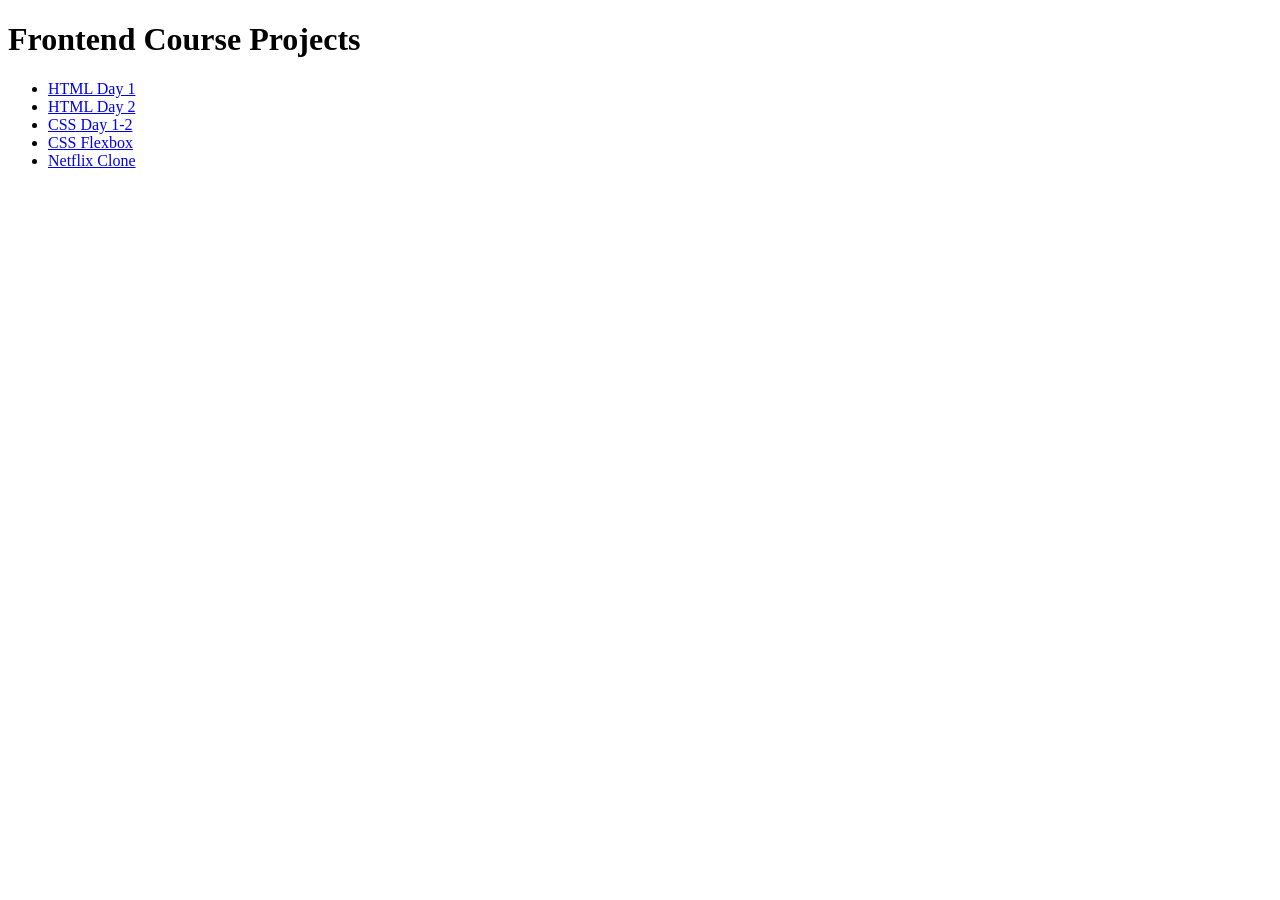
<file: index.html>
<!DOCTYPE html>
<html lang="en">
<head>
    <meta charset="UTF-8">
    <meta name="viewport" content="width=device-width, initial-scale=1.0">
    <title>FE Course</title>
</head>
<body>
     <h1>Frontend Course Projects</h1>
    <ul>
        <li><a href="./html%20day%201/">HTML Day 1</a></li>
        <li><a href="./html%20day%202/">HTML Day 2</a></li>
        <li><a href="./css%20day%201-2/">CSS Day 1-2</a></li>
        <li><a href="./css%20-week-2/">CSS Flexbox</a></li>
        <li><a href="./css-netflix/"> Netflix Clone</a></li>
    </ul>
    
</body>
</html>
</file>
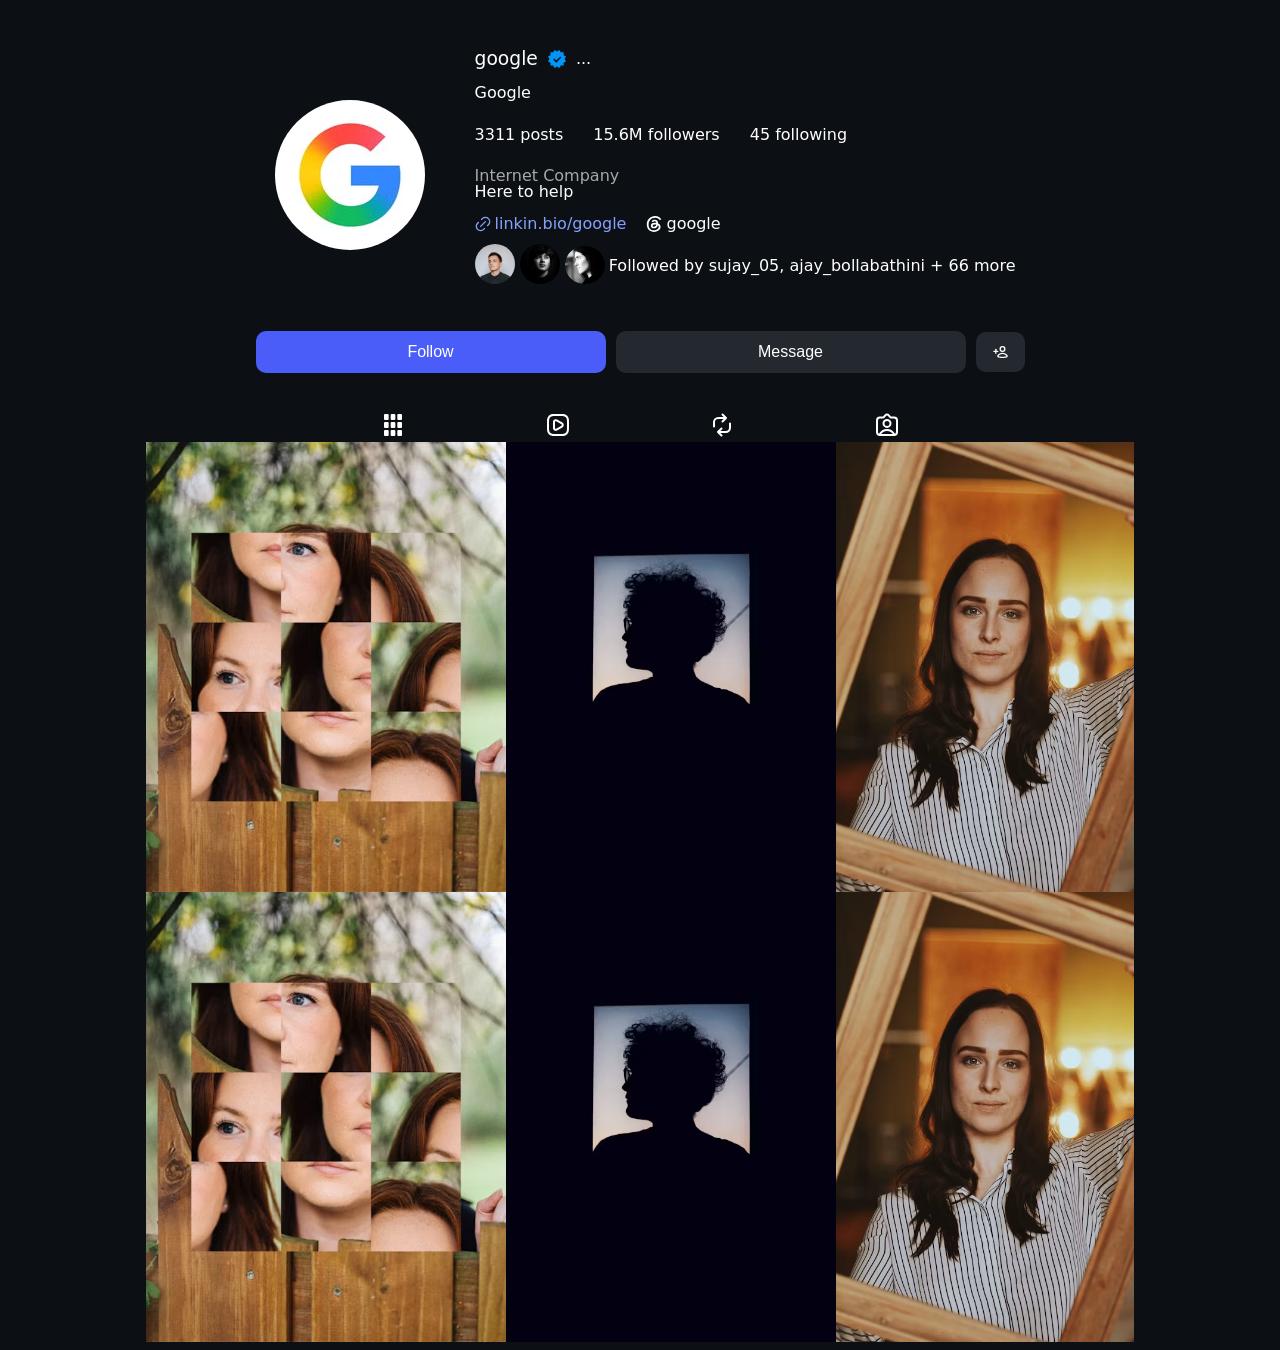
<file: css -week-2/index.html>
<!DOCTYPE html>
<html lang="en">
<head>
    <meta charset="UTF-8">
    <meta name="viewport" content="width=device-width, initial-scale=1.0">
    <title>Instagram</title>
    <link rel="stylesheet" href="./style.css">
</head>
<body>
    <div class="impHeader">
        <div class="mainheader" >
       <div class="iconimg">
         <img src="./googleimg.jpg" alt="google" class="googleImg">
       </div>

<div>
     <div class="mainHeading">
            <h3 class="heading">google</h3>
            <svg xmlns="http://www.w3.org/2000/svg" width="18" height="18" fill="#0095F6" aria-label="Verified" class="x1lliihq x1n2onr6" viewBox="0 0 40 40"><path fill-rule="evenodd" d="M19.998 3.094 14.638 0l-2.972 5.15H5.432v6.354L0 14.64 3.094 20 0 25.359l5.432 3.137v5.905h5.975L14.638 40l5.36-3.094L25.358 40l3.232-5.6h6.162v-6.01L40 25.359 36.905 20 40 14.641l-5.248-3.03v-6.46h-6.419L25.358 0zm7.415 11.225 2.254 2.287-11.43 11.5-6.835-6.93 2.244-2.258 4.587 4.581z"/></svg>
            <p class="heading">...</p>
        </div>
        <div class="heightfont">
            <p class="heading">Google</p>
        </div>
        <div class="secongHeading">
            <p>3311 posts</p>
            <p>15.6M followers</p>
            <p>45 following</p>
        </div>


      <div style="line-height: 0mm;">
          <p style="line-height: 0mm; color: rgb(168, 168, 168);">Internet Company</p>
        <p>Here to help</p>

       <div class="extention">
       <div class="first-extention">
          <svg style="color: rgb(133, 161, 255);" xmlns="http://www.w3.org/2000/svg" width="16" height="16" fill="currentColor" aria-label="Link icon" class="x1lliihq x1n2onr6 xl0gqc1" viewBox="0 0 24 24"><path fill="none" stroke="currentColor" stroke-linecap="round" stroke-linejoin="round" stroke-width="2" d="m9.726 5.123 1.228-1.228a6.47 6.47 0 0 1 9.15 9.152l-1.227 1.227m-4.603 4.603-1.228 1.228a6.47 6.47 0 0 1-9.15-9.152l1.227-1.227M8.471 15.529l7.058-7.058"/></svg>
        <a href="linkin.bio/google" style="color: rgb(133, 161, 255); text-decoration: none;">linkin.bio/google</a>
       </div>
        
        <div class="atextention">
            <svg xmlns="http://www.w3.org/2000/svg" width="16" height="16" fill="currentColor" aria-label="Threads" class="x1lliihq x1n2onr6 x5n08af" viewBox="0 0 976.98 1082"><path d="M770.347 500.347c-1.355-156.85-86.386-251.367-230.025-251.367-95.872 0-176.499 43.362-218.846 112.472l92.823 64.705c24.053-37.942 57.252-69.448 118.231-69.448 68.77 0 104.341 38.281 114.504 109.423-33.2-5.081-66.399-7.791-100.615-7.791-185.646 0-273.049 84.015-273.049 195.131 0 113.149 87.403 179.548 216.136 179.548 141.267 0 225.621-95.194 260.176-213.086 35.91 16.261 60.64 54.203 60.64 111.116 0 152.447-175.822 235.446-324.881 235.446-219.862 0-363.501-144.316-363.501-379.084 0-287.616 190.05-471.907 445.483-471.907 171.418 0 256.11 75.207 313.701 176.16l94.856-66.399C913.308 94.501 773.396 1 563.358 1 228.653 1 .999 238.478.999 583.008.999 898.065 223.91 1081 489.506 1081c219.523 0 441.418-128.055 441.418-347.24 0-114.504-65.721-190.389-160.577-233.413M485.441 718.854c-48.444 0-91.129-23.036-91.129-65.383 0-66.738 81.983-87.064 162.271-87.064 30.489 0 60.301 2.032 86.725 7.792-18.971 86.725-75.207 144.655-157.867 144.655" class="xcslo1z"/></svg>
            <p>google</p>
        </div>
       </div>
      </div>
    
       <div class="followers">
        <div>
         <img src="./man1.jpg" alt="man" class="imgProfilepics">
         <img src="./man2.avif" alt="man" class="imgProfilepics">
         <img src="./woman1.avif" alt="man" class="imgProfilepics">
        </div>
         <div>
            <p>Followed by sujay_05, ajay_bollabathini + 66 more</p>
         </div>
       </div>
</div>  
    </div>

    <div class="buttons">
    <button class="btn1">Follow</button>
    <button class="btn2">Message</button>
    <svg class="iconbtn" xmlns="http://www.w3.org/2000/svg" width="16" height="16" fill="currentColor" aria-label="Similar accounts" class="x1lliihq x1n2onr6 x5n08af" viewBox="0 0 24 24"><path d="M4 14V8a1 1 0 0 1 2 0v6a1 1 0 1 1-2 0"/><path d="M8 10a1 1 0 1 1 0 2H2a1 1 0 1 1 0-2zm9.5-2.5a2.5 2.5 0 1 0-5 0 2.5 2.5 0 0 0 5 0m2 0a4.5 4.5 0 1 1-9 0 4.5 4.5 0 0 1 9 0m-4.501 5.667c3.147 0 5.945 1.495 7.61 3.801.889 1.231.185 2.837-1.18 3.215-1.34.372-3.549.817-6.429.817-2.878 0-5.091-.447-6.44-.822-1.37-.38-2.048-1.995-1.17-3.212 1.666-2.305 4.463-3.8 7.609-3.8Zm0 2c-2.51 0-4.702 1.191-5.987 2.971q-.014.023-.012.024-.001.005.004.02a.1.1 0 0 0 .024.035c.012.01.032.025.068.035C10.297 18.585 12.33 19 15 19c2.674 0 4.7-.413 5.895-.744a.2.2 0 0 0 .076-.038.1.1 0 0 0 .025-.038l.004-.017s0-.008-.012-.024c-1.285-1.78-3.478-2.972-5.989-2.972"/></svg>
</div>

<div class="section-combine">
    <div class="iconsInsta">
    <svg xmlns="http://www.w3.org/2000/svg" width="24" height="24" fill="currentColor" aria-label="Posts" class="x1lliihq x1n2onr6 xyb1xck"><rect width="4.667" height="6" x="3" y="1" rx="1" ry="1"/><rect width="4.667" height="6" x="16.333" y="1" rx="1" ry="1"/><rect width="4.667" height="6" x="9.667" y="1" rx="1" ry="1"/><rect width="4.667" height="6" x="3" y="9" rx="1" ry="1"/><rect width="4.667" height="6" x="16.333" y="9" rx="1" ry="1"/><rect width="4.667" height="6" x="9.667" y="9" rx="1" ry="1"/><rect width="4.667" height="6" x="3" y="17" rx="1" ry="1"/><rect width="4.667" height="6" x="16.333" y="17" rx="1" ry="1"/><rect width="4.667" height="6" x="9.667" y="17" rx="1" ry="1"/></svg>
    <svg xmlns="http://www.w3.org/2000/svg" width="24" height="24" fill="currentColor" aria-label="Reels" class="x1lliihq x1n2onr6 x1cp0k07"><path d="M22.935 7.468c-.063-1.36-.307-2.142-.512-2.67a5.34 5.34 0 0 0-1.27-1.95 5.35 5.35 0 0 0-1.95-1.27c-.53-.206-1.311-.45-2.672-.513C15.333 1.012 14.976 1 12 1s-3.333.012-4.532.065c-1.36.063-2.142.307-2.67.512-.77.298-1.371.69-1.95 1.27a5.4 5.4 0 0 0-1.27 1.95c-.206.53-.45 1.311-.513 2.672C1.012 8.667 1 9.024 1 12s.012 3.333.065 4.532c.063 1.36.307 2.142.512 2.67.297.77.69 1.372 1.27 1.95.58.581 1.181.974 1.95 1.27.53.206 1.311.45 2.672.513C8.667 22.988 9.024 23 12 23s3.333-.012 4.532-.065c1.36-.063 2.142-.307 2.67-.512a5.3 5.3 0 0 0 1.95-1.27 5.36 5.36 0 0 0 1.27-1.95c.206-.53.45-1.311.513-2.672.053-1.198.065-1.555.065-4.531s-.012-3.333-.065-4.532m-1.998 8.972c-.05 1.07-.228 1.652-.38 2.04-.197.51-.434.874-.82 1.258a3.4 3.4 0 0 1-1.258.82c-.387.151-.97.33-2.038.379-1.162.052-1.51.063-4.441.063s-3.28-.01-4.44-.063c-1.07-.05-1.652-.228-2.04-.38a3.35 3.35 0 0 1-1.258-.82 3.4 3.4 0 0 1-.82-1.258c-.151-.387-.33-.97-.379-2.038C3.011 15.28 3 14.931 3 12s.01-3.28.063-4.44c.05-1.07.228-1.652.38-2.04.197-.51.434-.875.82-1.26a3.4 3.4 0 0 1 1.258-.819c.387-.15.97-.329 2.038-.378C8.72 3.011 9.069 3 12 3s3.28.01 4.44.063c1.07.05 1.652.228 2.04.38.51.197.874.433 1.258.82.385.382.622.747.82 1.258.151.387.33.97.379 2.038C20.989 8.72 21 9.069 21 12s-.01 3.28-.063 4.44m-4.584-6.828-5.25-3a2.73 2.73 0 0 0-2.745.01A2.72 2.72 0 0 0 6.988 9v6c0 .992.512 1.88 1.37 2.379.432.25.906.376 1.38.376.468 0 .937-.123 1.365-.367l5.25-3c.868-.496 1.385-1.389 1.385-2.388s-.517-1.892-1.385-2.388m-.993 3.04-5.25 3a.74.74 0 0 1-.748-.003.74.74 0 0 1-.374-.649V9a.74.74 0 0 1 .374-.65.74.74 0 0 1 .748-.002l5.25 3c.341.196.378.521.378.652s-.037.456-.378.651Z"/></svg>
    <svg xmlns="http://www.w3.org/2000/svg" width="24" height="24" fill="currentColor" class="x14rh7hd" style="--x-color:rgb(var(--ig-secondary-icon))"><path d="M19.998 9.497a1 1 0 0 0-1 1v4.228a3.274 3.274 0 0 1-3.27 3.27h-5.313l1.791-1.787a1 1 0 0 0-1.412-1.416L7.29 18.287a1 1 0 0 0-.294.707v.001c0 .023.012.042.013.065a.92.92 0 0 0 .281.643l3.502 3.504a1 1 0 0 0 1.414-1.414l-1.797-1.798h5.318a5.276 5.276 0 0 0 5.27-5.27v-4.228a1 1 0 0 0-1-1zm-6.41-3.496-1.795 1.795a1 1 0 1 0 1.414 1.414l3.5-3.5a1.003 1.003 0 0 0 0-1.417l-3.5-3.5a1 1 0 0 0-1.414 1.414l1.794 1.794H8.27A5.277 5.277 0 0 0 3 9.271V13.5a1 1 0 0 0 2 0V9.271a3.275 3.275 0 0 1 3.271-3.27z"/></svg>
    <svg xmlns="http://www.w3.org/2000/svg" width="24" height="24" fill="currentColor" aria-label="Tagged" class="x1lliihq x1n2onr6 x1cp0k07"><path d="M21 7.48a2 2 0 0 0-2-2h-3.046a2 2 0 0 1-1.506-.683l-1.695-1.939a1 1 0 0 0-1.506 0L9.552 4.797c-.38.434-.93.682-1.506.682H5a2 2 0 0 0-2 2V19l.01.206A2 2 0 0 0 5 21h14a2 2 0 0 0 2-2zM23 19a4 4 0 0 1-4 4H5a4 4 0 0 1-3.995-3.794L1 19V7.48a4 4 0 0 1 4-4h3.046l1.696-1.94a3 3 0 0 1 4.516 0l1.696 1.94H19a4 4 0 0 1 4 4z"/><path d="M14.5 10.419a2.5 2.5 0 1 0-5 0 2.5 2.5 0 0 0 5 0m2 0a4.5 4.5 0 1 1-9 0 4.5 4.5 0 0 1 9 0M12 16.003c3.511 0 6.555 1.99 8.13 4.906a1 1 0 0 1-1.76.95c-1.248-2.31-3.64-3.857-6.37-3.857S6.878 19.55 5.63 21.86a1 1 0 0 1-1.76-.951c1.575-2.915 4.618-4.906 8.13-4.906"/></svg>
</div>

<div class="insta-container">
    <img src="./insta1.avif" alt="logo">
    <img src="./insta2.avif" alt="logo">
    <img src="./insta3.avif" alt="logo">
</div>

<div class="insta-container2">
    <img src="./insta1.avif" alt="logo">
    <img src="./insta2.avif" alt="logo">
    <img src="./insta3.avif" alt="logo">
</div>
</div>



    </div>



</body>
</html>
</file>
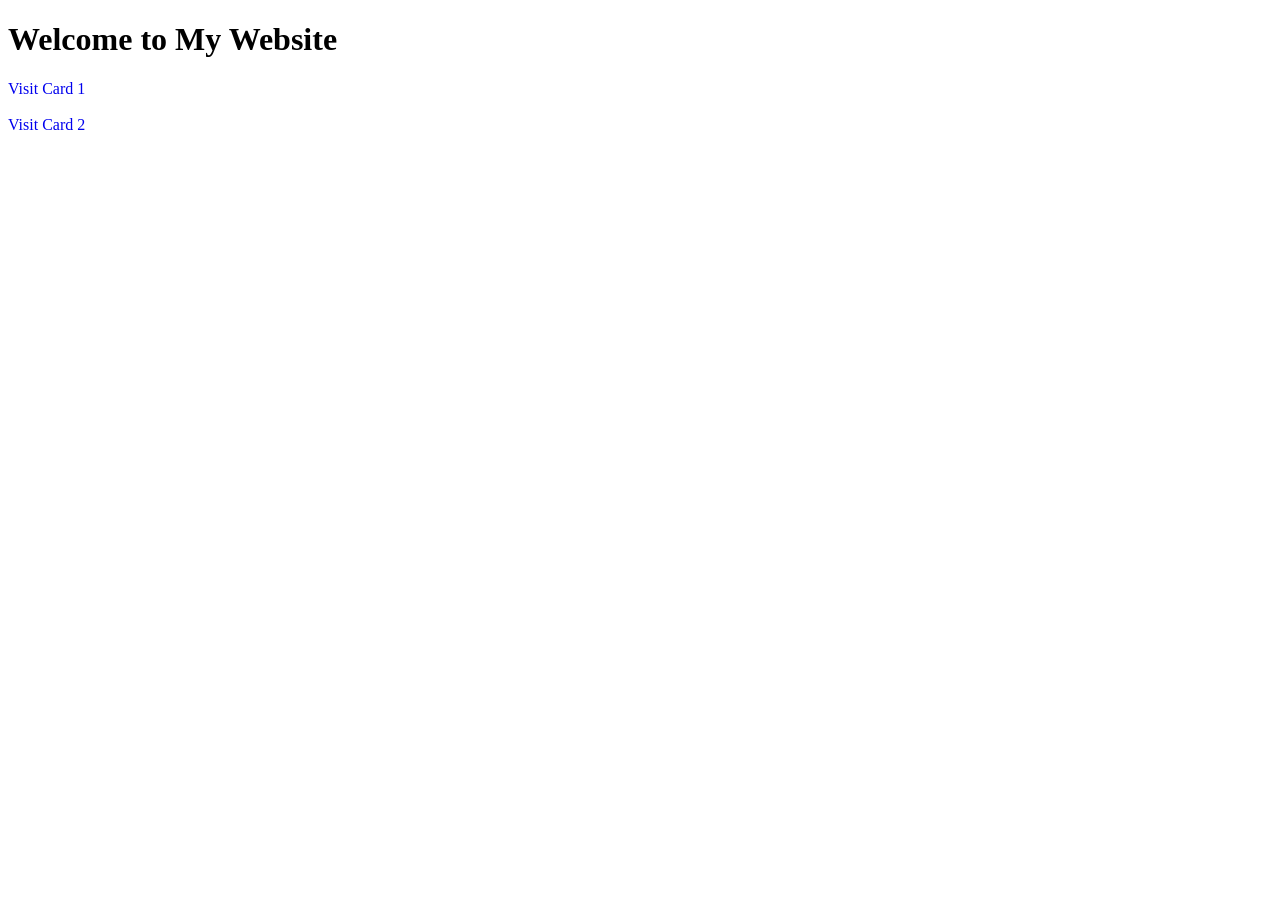
<file: css day 1-2/index.html>
<!DOCTYPE html>
<html lang="en">
<head>
    <meta charset="UTF-8">
    <meta name="viewport" content="width=device-width, initial-scale=1.0">
    <title>Welcome</title>
</head>
<body>
    <h1>Welcome to My Website</h1>
    <a style="text-decoration: none;" href="card1.html" target="_blank">Visit Card 1</a> <br> <br>
    <a style="text-decoration: none;" href="card2.html" target="_blank" >Visit Card 2</a>
</body>
</html>
</file>
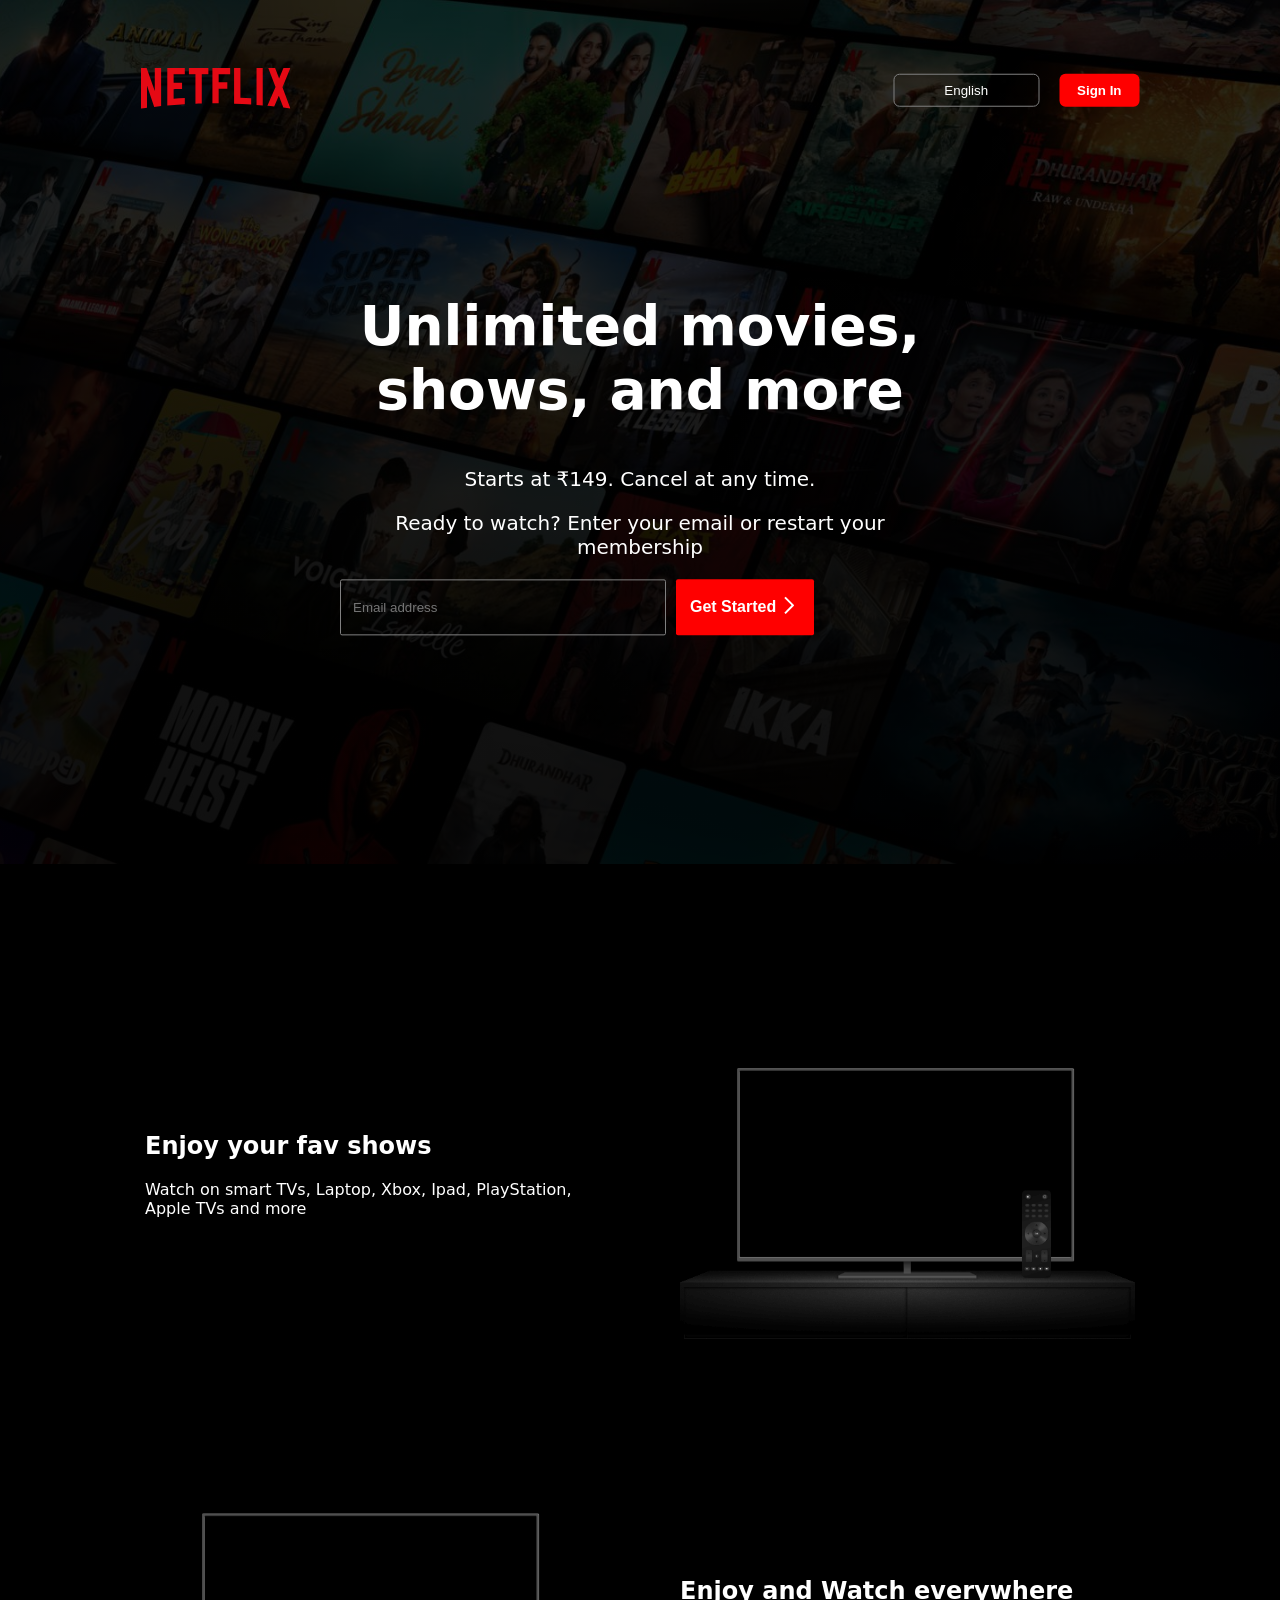
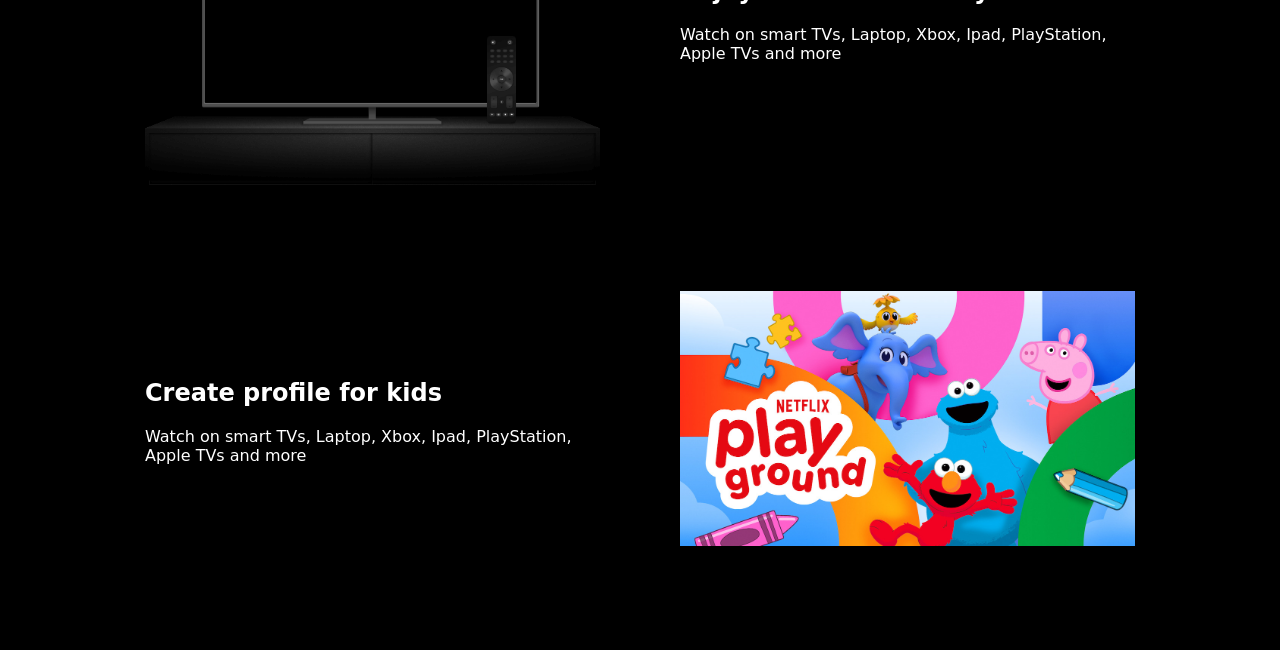
<file: css-netflix/index.html>
<!DOCTYPE html>
<html lang="en">
<head>
    <meta charset="UTF-8">
    <meta name="viewport" content="width=device-width, initial-scale=1.0">
    <title>Netflix Clone</title>
    <link rel="stylesheet" href="./style.css">
</head>
<body>
    <section>
        <div class="hero">
        <img src="./netfliximg.jpg" class="hero-img" alt="logo">
        <div class="tint"></div>
        <div class="nav">
          <!-- <h1 class="logo">NETFLIX</h1> -->
           <a href="">
            <img src="./netflixlogo.svg" alt="" class="logo">
            </a>

          <div class="nav-flex">
            <button class="btn2">English</button>
            <button class="btn">Sign In</button>
          </div>
        </div>

        <div class="content">
            <h1 class="title">Unlimited movies, shows, and more</h1>
            <p class="para">Starts at ₹149. Cancel at any time.</p>
            <p class="desp">Ready to watch? Enter your email or restart your membership
            <div class="content-flex">
                <input type="text" placeholder="Email address" class="input-class">
                <button class="btn3"><span>Get Started</span><span><svg xmlns="http://www.w3.org/2000/svg" width="24" height="24" fill="none" aria-hidden="true" data-icon="ChevronRightMedium" data-icon-id=":R4taml6lel996:"><path fill="currentColor" fill-rule="evenodd" d="m15.586 12-7.293 7.293 1.414 1.414 8-8a1 1 0 0 0 0-1.414l-8-8-1.414 1.414z" clip-rule="evenodd"/></svg></span></button>
            </div>
            </p>
        </div>
    </div>
    </section>

    <section>
        <div class="container">
            <div class="left-section">
                <h1 class="left-heading">Enjoy your fav shows</h1>
                <p class="left-para">Watch on smart TVs, Laptop, Xbox, Ipad, PlayStation, Apple TVs and more</p>
            </div>
            <div class="right-section">
                <video src="./video.m4v" autoplay muted loop class="video"></video>
                <img class="right-img" src="./tv.png" alt="">          
            </div>
        </div>
    </section>
    <section>
        <div class="container">
            <div class="right-section">
                <video src="./video.m4v" autoplay muted loop class="video"></video>
                <img class="right-img" src="./tv.png" alt="">  
            </div>
            <div class="left-section">
                <h1 class="left-heading">Enjoy and Watch everywhere</h1>
                <p class="left-para">Watch on smart TVs, Laptop, Xbox, Ipad, PlayStation, Apple TVs and more</p>
                        
            </div>
        </div>
    </section>
    <section>
        <div class="container">
            <div class="left-section">
                <h1 class="left-heading">Create profile for kids</h1>
                <p class="left-para">Watch on smart TVs, Laptop, Xbox, Ipad, PlayStation, Apple TVs and more</p>
            </div>
            <div class="right-section">
                <!-- <video src="./video.m4v" autoplay muted loop class="video"></video> -->
                <img class="right-img" src="./netflixkids.jpg" alt="">          
            </div>
        </div>
    </section>
</body>
</html>
</file>
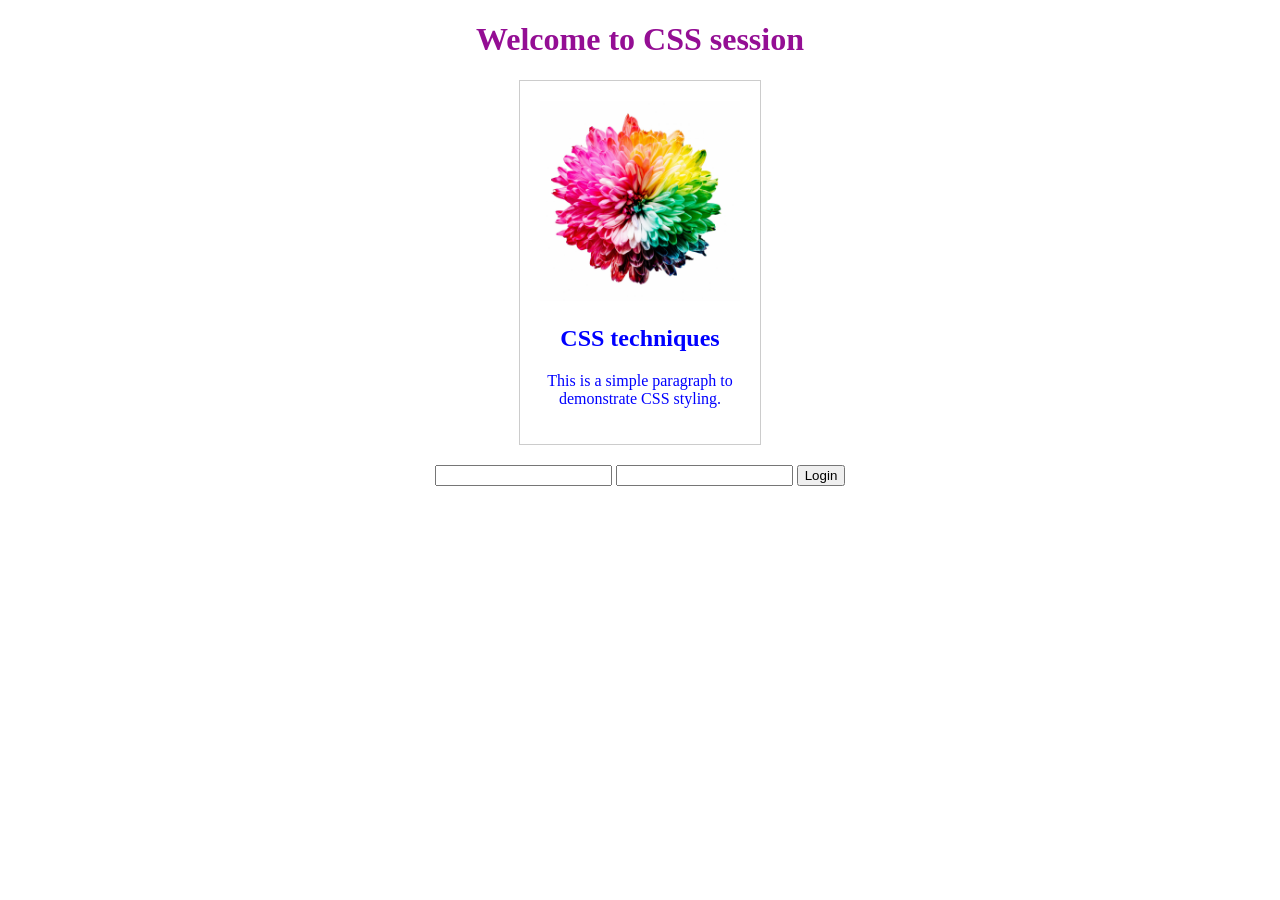
<file: html day 2/index.html>
<!DOCTYPE html>
<html lang="en">
<head>
    <meta charset="UTF-8">
    <meta name="viewport" content="width=device-width, initial-scale=1.0">
    <link rel="stylesheet" href="style.css">
    <title>Welcome</title>
</head>
<body class="body">
    <h1 style="color:#940e94;">Welcome to CSS session</h1>
    <div class="box">
        <img src="colors.jpg" alt="This is a colors image" width="200">
        <h2>CSS techniques</h2>
        <p>This is a simple paragraph to demonstrate CSS styling.</p>
    </div>
    <div>
        <input type="text">
        <input type="text">
        <button class="login-btn">Login</button>
    </div>
</body>
</html>
</file>
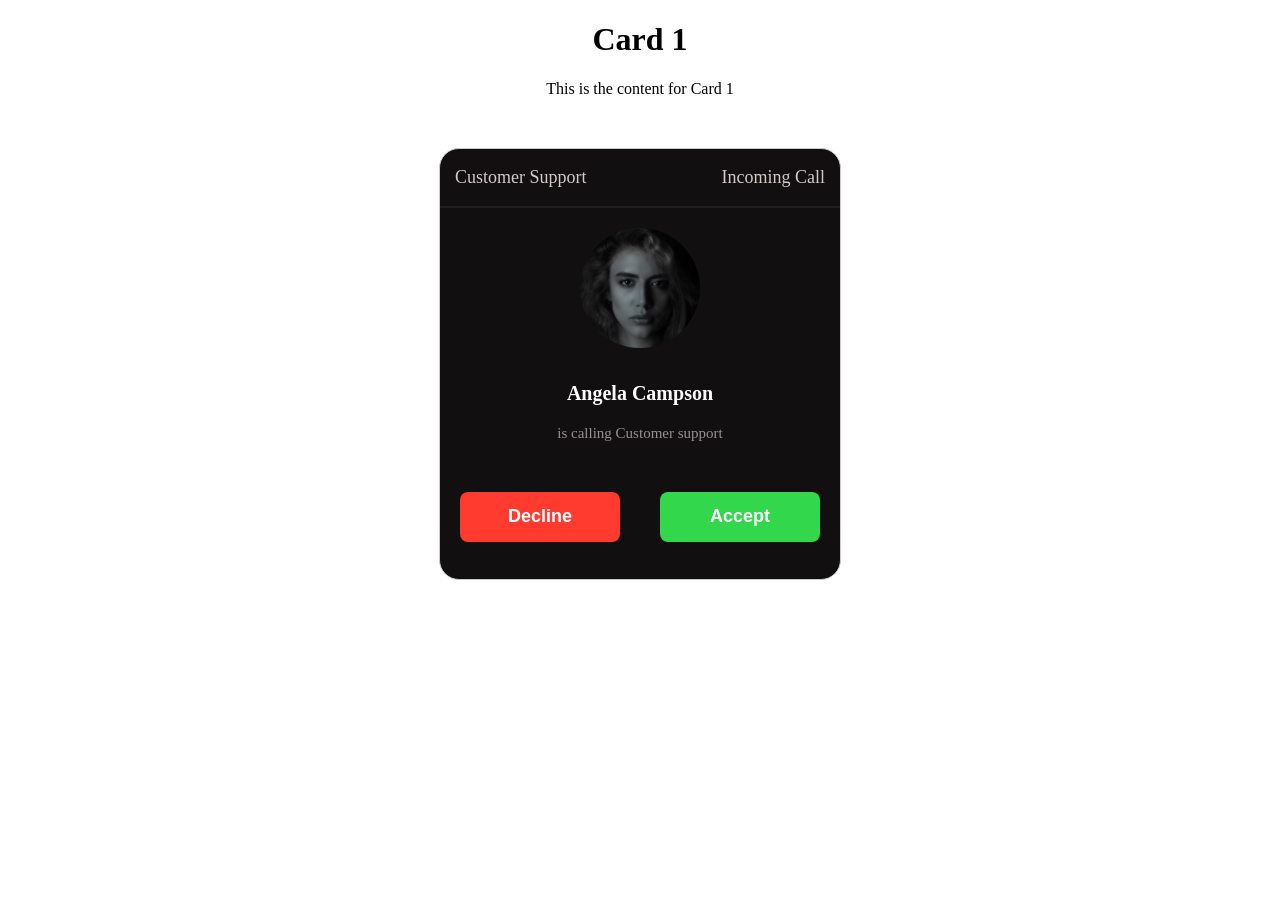
<file: css day 1-2/card1.html>
<!DOCTYPE html>
<html lang="en">
<head>
    <meta charset="UTF-8">
    <meta name="viewport" content="width=device-width, initial-scale=1.0">
    <title>Card 1</title>
    <link rel="stylesheet" href="style.css"> 
</head>
<body>
    <h1 class="cardHeading">Card 1</h1>
    <p class="cardHeading">This is the content for Card 1</p>
    <div class="card1">
        <div class="cardBorder">
            <p>Customer Support</p>
            <p>Incoming Call</p>
        </div>
        <img src="profilepic.avif" alt="Card 1 Image" class="card-img">
        <h3 class="cardHeading3">Angela Campson</h3>
        <p class="cardPara">is calling Customer support</p>
       <div class="cardBtncontainer">
        <button class="btn-dark">Decline</button>
        <button class="btn-light">Accept</button>
       </div>
        

    </div>
</body>
</html>
</file>
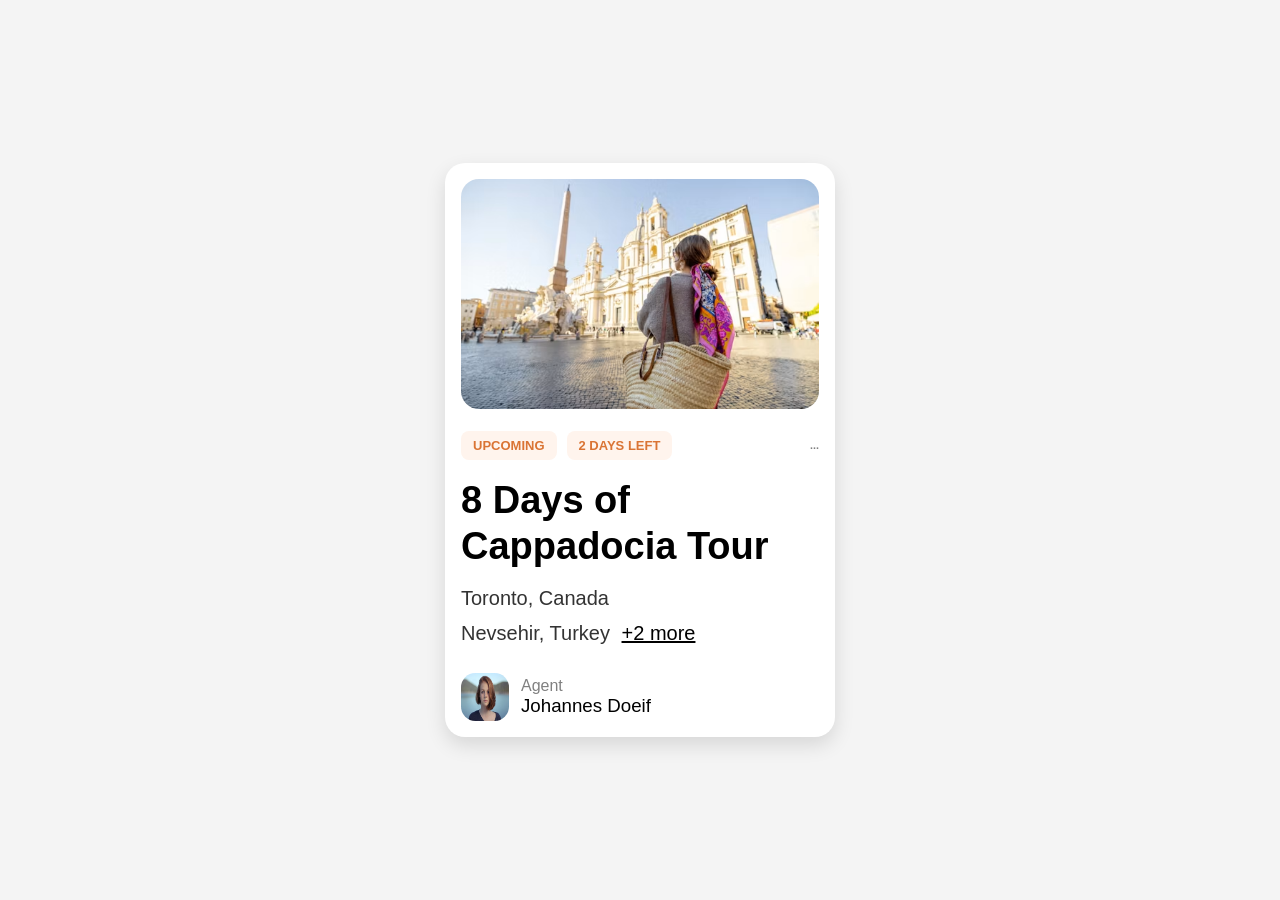
<file: css day 1-2/card2.html>
<!DOCTYPE html>
<html lang="en">
<head>
    <meta charset="UTF-8">
    <meta name="viewport" content="width=device-width, initial-scale=1.0">
    <title>Document</title>
    <link rel="stylesheet" href="card2style.css">
</head>
<body>
    <div class="card">
        <img src="travel.png" alt="Tour Image" class="card-img">
    <div class="card-content">

        <div class="badge-row">
            <h6 class="badge">UPCOMING</h6>
            <h6 class="badge">2 DAYS LEFT</h6>
            <h6 class="menu">...</h6>
        </div>
        <h2>8 Days of Cappadocia Tour</h2>
        <div class="location">
            <p>Toronto, Canada</p>
        </div>
        <div class="location">
            <p>Nevsehir, Turkey <a href="#">+2 more</a></p>
        </div>
        <div class="agent">
            <img src="profile.avif" class="profile">
            <div>
                <small>Agent</small>
                <h3>Johannes Doeif</h3>
            </div>
        </div>
    </div>
</div>
</body>
</html>
</file>
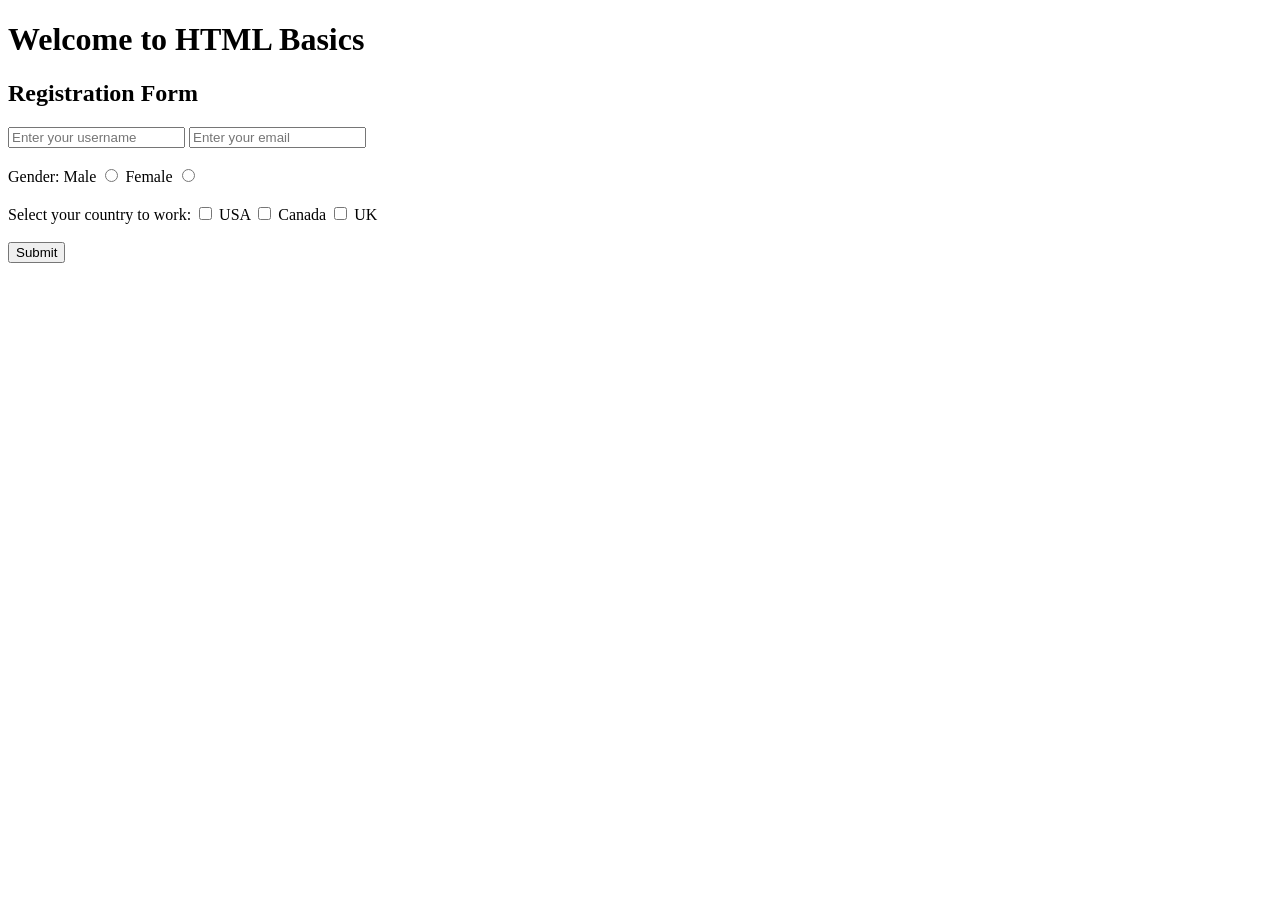
<file: html day 2/index1.html>
<!DOCTYPE html>
<html lang="en">
<head>
    <meta charset="UTF-8">
    <meta name="viewport" content="width=device-width, initial-scale=1.0">
    <title>HTML Basics</title>
</head>
<body>
    <h1>Welcome to HTML Basics</h1>
    <h2>Registration Form</h2>
    <form action="">
        <input type="text" name="username" placeholder="Enter your username">
        <input type="email" name="email" placeholder="Enter your email" required>
    <br> <br>
        <label for="">Gender:</label>
        <label for="">Male</label>
        <input type="radio" name="Gender">
        <label for="">Female</label>
        <input type="radio" name="Gender">
    <br> <br>

    <label for="">Select your country to work:</label>
        <input type="checkbox" name="country"> USA
        <input type="checkbox" name="country" > Canada
       <input type="checkbox" name="country" > UK   
       
       <br> <br>
        <button type="submit">Submit</button>
    </form>
</body>
</html>
</file>
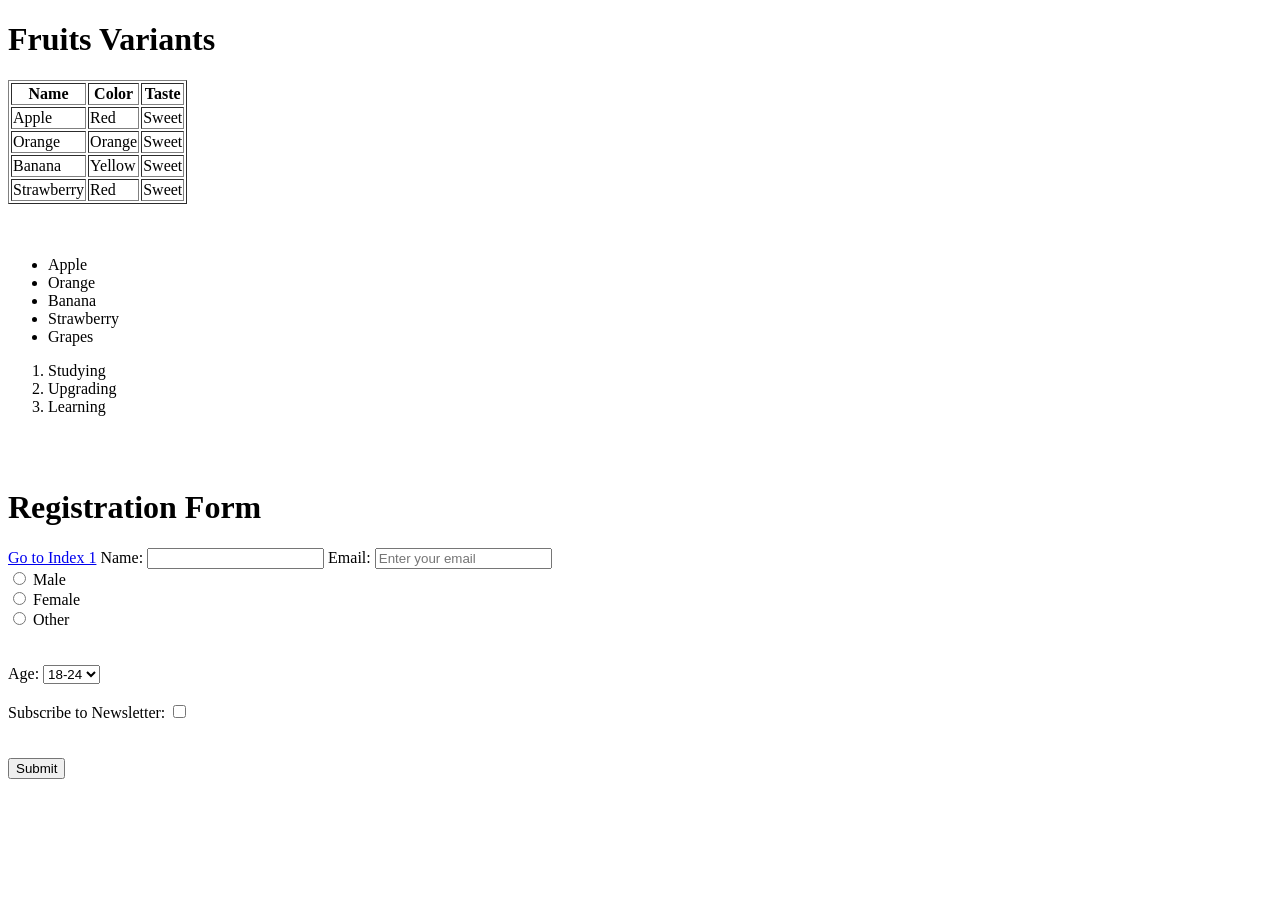
<file: html day 2/index2.html>
<!DOCTYPE html>
<html lang="en">
<head>
    <meta charset="UTF-8">
    <meta name="viewport" content="width=device-width, initial-scale=1.0">
    <title>Day 2 HTML Basics</title>
</head>
<body>
    <h1>Fruits Variants</h1>
    <table border>
        <tr>
            <th>Name</th>
            <th>Color</th>
            <th>Taste</th>
        </tr>
        <tr>
            <td>Apple</td>
            <td>Red</td>
            <td>Sweet</td>
        </tr>
        <tr>
            <td>Orange</td>
            <td>Orange</td>
            <td>Sweet</td>
        </tr>
        <tr>
            <td>Banana</td>
            <td>Yellow</td>
            <td>Sweet</td>
        </tr>
        <tr>
            <td>Strawberry</td>
            <td>Red</td>
            <td>Sweet</td>
        </tr>
        </tr>
    </table>
<br> <br>

    <ul>
        <li>Apple</li>
        <li>Orange</li>
        <li>Banana</li>
        <li>Strawberry</li>
        <li>Grapes</li>
    </ul>
    <ol>
        <li>Studying</li>
        <li>Upgrading</li>
        <li>Learning</li>
    </ol>
    <br> <br>

<form action="">
    <h1>Registration Form</h1>
    <a href="index.html">Go to Index 1</a>
    <label for="Name">Name:</label>
    <input type="text" name="Name" minlength="3" maxlength="50" required>   
    <label for="Email">Email:</label>
    <input type="email" name="Email" placeholder="Enter your email" required>
   <br>
    <input type="radio" name="Gender" value="Male"> Male <br>
    <input type="radio" name="Gender" value="Female"> Female <br>
    <input type="radio" name="Gender" value="Other"> Other <br>
    <br> <br>
    <label for="">Age:</label>
    <select name="Age">
        <option value="18-24">18-24</option>
        <option value="25-34">25-34</option>
        <option value="35-44">35-44</option>
    </select>
    <br> <br>
    <label for="Newsletter">Subscribe to Newsletter:</label>
    <input type="checkbox" name="Newsletter" value=""><br>
    <br> <br>
    <button type="submit">Submit</button>
</form>
</body>
</html>
</file>
<file: css -week-2/style.css>
body{
    background-color: #0c1014;
    color: white;
    font-family: system-ui, -apple-system, BlinkMacSystemFont, 'Segoe UI', Roboto, Oxygen, Ubuntu, Cantarell, 'Open Sans', 'Helvetica Neue', sans-serif;
}

.iconimg{
    /* border: 1px solid white; */
    /* width: 50%; */
    width: 180px;
    padding: 10px;
    /* margin: 30px auto; */
}

.googleImg{
    margin-top: 50px;
    border-radius: 50%;
}

.heading{
    /* color: white; */
    /* margin-top: 0; */
    font-weight: 400;
    line-height:0mm
}
/* .heightfont{
    margin-top: 5px;
    font-weight: 400
} */

.mainHeading{
    display: flex;
    align-items: center;
    gap: 10px;
}

.secongHeading{
    display: flex;
    justify-content: flex-start;
    gap: 30px;
}

.first-extention{
    display: flex;
    align-items: center;
    gap: 4px;
}

.atextention{
    display: flex;
    align-items: center;
    gap: 4px;
}

.extention{
    display: flex;
    align-items: center;
    justify-content: start;
    gap: 20px;
}

.imgProfilepics{
    width: 40px;
    border-radius: 50%;
}

.followers{
    display: flex;
    align-items: center;
    gap: 4px;
}

.mainheader{
    display: flex;
    /* align-items: flex-start; */
    justify-content: center;
    padding: 20px;
    margin: 20px auto;
    gap: 10px;
}

.btn1{
    width: 350px;
    padding: 12px;
    font-size: 16px;
    border: none;
    border-radius: 10px;
    background-color: rgb(74, 93, 249);
    color: white;
}

.btn2{
    width: 350px;
    padding: 12px;
    font-size: 16px;
    border: none;
    border-radius: 10px;
    background-color:rgb(43 48 54 / 80%);
    color: white;
}

.buttons{
    display: flex;
    gap: 10px;
    align-items: center;
    justify-content: center;
}

.iconbtn{
    width: 25px;
    padding: 12px;
    font-size: 16px;
    border: none;
    border-radius: 10px;
    background-color:rgb(43 48 54 / 80%);
    color: white;
}

.insta-container{
    display: flex;
    padding-top: 5px;
    width: 800px;
    justify-content: center;
    margin: 0 auto;
}

.insta-container2{
    display: flex;
    width: 800px;
    justify-content: center;
    margin: 0 auto;
}

.insta-container img,
.insta-container2 img {
    width: 800px;
    height: 450px;
    object-fit: cover;
    display: block;
}

.iconsInsta{
    width: 800px;
    display: flex;
    justify-content: space-evenly;
    margin: 40px auto 0px;
}

.impHeader{
    border: none;
    width: 1000px;
    margin: auto;
}
</file>
<file: css-netflix/style.css>
body{
    margin: 0;
    background-color: black;
    font-family: system-ui, -apple-system, BlinkMacSystemFont, 'Segoe UI', Roboto, Oxygen, Ubuntu, Cantarell, 'Open Sans', 'Helvetica Neue', sans-serif;
}

.hero{
    width: 100%;
    height: 100vh;
    overflow: hidden;
}

.hero-img{
    width: 100%;
    transform: scale(1.4);
}

.tint{
    background-color: rgb(0, 0.5, 0,0.45);
    background-image: linear-gradient(7deg, rgba(0, 0, 0, 0.8500) 10.00%, rgba(0, 0, 0, 0.8465) 17.25%, rgba(0, 0, 0, 0.8361) 24.50%, rgba(0, 0, 0, 0.8187) 31.75%, rgba(0, 0, 0, 0.7944) 39.00%, rgba(0, 0, 0, 0.7632) 46.25%, rgba(0, 0, 0, 0.7250) 53.50%, rgba(0, 0, 0, 0.6868) 60.75%, rgba(0, 0, 0, 0.6556) 68.00%, rgba(0, 0, 0, 0.6312) 75.25%, rgba(0, 0, 0, 0.6139) 82.50%, rgba(0, 0, 0, 0.6035) 89.75%, rgba(0, 0, 0, 0.6000) 97.00%);
    position: absolute;
    top: 0;
    right: 0;
    bottom: 0;
    left: 0;
}

.content{
    position: absolute;
    color: white;
    text-align: center;
    top: 0;
    width: 600px;
    top: 50%;
    left: 50%;
    transform: translate(-50%, -50%);
}

.nav{
    position: absolute;
    top: 10px;
    display: flex;
    justify-content: space-between;
    width: 999px;
    top: 10%;
    left: 50%;
    transform: translate(-50%, -50%);
    align-items: center;

}

.logo{
    width: 150px;
    /* top: 80px; */
}

.nav-flex{
    display: flex;
    gap: 20px;
}

.btn{
    padding: 8px 18px;
    background-color: red;
    font-weight: 600;
    color: white;
    border: none;
    border-radius: 6px;
}

.btn2{
    background-color: transparent;
    color: white;
    border-radius: 6px;
    border: 1px solid gray;
    padding:8px 50px ;
}

.title{
    /* font-weight: bolder; */
    font-size: 55px;
}

.para{
    font-size: 20px;
}

.desp{
    font-size: 20px;
}

.content-flex{
    display: flex;
    justify-self: center;
    gap: 10px;
}

.input-class{
   background-color: transparent;
    color: white;
    width: 300px;
    border-radius: 2px;
    border: 1px solid gray;
    padding:12px;
}

.btn3{
    padding:  14px;
    background-color: red;
    font-weight: 600;
    color: white;
    border: none;
    border-radius: 2px;
    font-size: 16px;
    display: flex;
    align-items: center;
}

.container{
    color: white;
    display: flex;
    width: 990px;
    margin: 100px auto;
    gap: 80px;
    align-items: center;
}

.left-section{
    width: 50%;
}

.right-section{
    width: 50%;   
}

.right-img{
    width: 100%;
    position: relative;
}
.video{
    width: 100%;
    position: absolute;
}

.right-section{
    display: block;
    position: relative;
}
</file>
<file: html day 2/style.css>
.body{
    text-align: center;
}

.box{
    color:blue;
    width: 200px;
    border: 1px solid #ccc;
    padding: 20px;
    margin: 20px auto;
}
</file>
<file: css day 1-2/style.css>
.cardHeading{
    text-align: center;
}


.card1 {
    border: 1px solid #ccc;
    width: 400px;
    height: 430px;
    /* padding: 20px; */
    margin: 50px auto;
    text-align: center;
    border-radius: 20px;
    background-color: rgb(17, 15, 15);
}

.card-img {
    padding: 20px;
  width: 30%;
  border-radius: 50%;
}

.cardHeading3{
    color: white;
    font-size: 20px;
    margin-top: 10px;
    font-family: 'calibri';
}

.cardPara{
    color: rgb(151, 145, 145);
    font-size: 15px;
    margin-top: 10px;
    font-family: 'calibri';
}

.cardBtncontainer{
    display: flex;
    justify-content: space-between;
    padding: 20px;
    margin-top: 30px;
}

.btn-dark {
    background-color: #ff3b30;
}

.btn-light {
    background-color: #32d74b;
}

.cardBtncontainer button{
    width: 160px;
    height: 50px;
    border: none;
    border-radius: 8px;
    color: white;
    font-size: 18px;
    font-weight: bold;
    cursor: pointer;
}

.cardBorder {
    display: flex;
    justify-content: space-between;
    align-items: center;
    padding: 0 15px;
    border-bottom: 2px solid rgb(31, 29, 29);
    color: rgb(211, 202, 202);
    font-size: 18px;
    font-family: 'calibri';
}

.card2{
    border: 1px solid #ccc;
    width: 300px;
    height: 330px;
    /* padding: 20px; */
    margin: 50px auto;
    text-align: center;
    border-radius: 20px;
    background-color: rgb(17, 15, 15);
}
</file>
<file: css day 1-2/card2style.css>
*{
    margin:0;
    padding:0;
    box-sizing:border-box;
    font-family:Arial, Helvetica, sans-serif;
}

body{
    background:#f4f4f4;
    display:flex;
    justify-content:center;
    align-items:center;
    height:100vh;
}

.card{
    width:390px;
    background:white;
    border-radius:20px;
    padding:16px;
    box-shadow:0 8px 20px rgba(0,0,0,.12);

}

.card-img{
    width:100%;
    height:230px;
    object-fit:cover;
    border-radius:18px;
}

.card-content{
    margin-top:18px;
}

.badge-row{
    display:flex;
    align-items:center;
    gap:10px;
}

.menu{
    margin-left:auto;
    color:gray;
    cursor:pointer;
}

.badge{
    background:#fff4ed;
    color:#da7434;
    padding:7px 12px;
    border-radius:8px;
    font-size:13px;
    font-weight:bold;
}

.card h2{
    margin:18px 0;
    font-size:38px;
    line-height:1.2;
}

.location{
    margin:12px 0;
    font-size:20px;
    color:#333;
}

.location a{
    color:black;
    margin-left:6px;
}

.agent{
    margin-top:28px;
    display:flex;
    align-items:center;
    gap:12px;
}

.profile{
    width:48px;
    height:48px;
    border-radius:30%;
}

.agent small{
    color:gray;
    font-size:16px;
}

.agent h3{
    font-weight:500;
}
</file>
